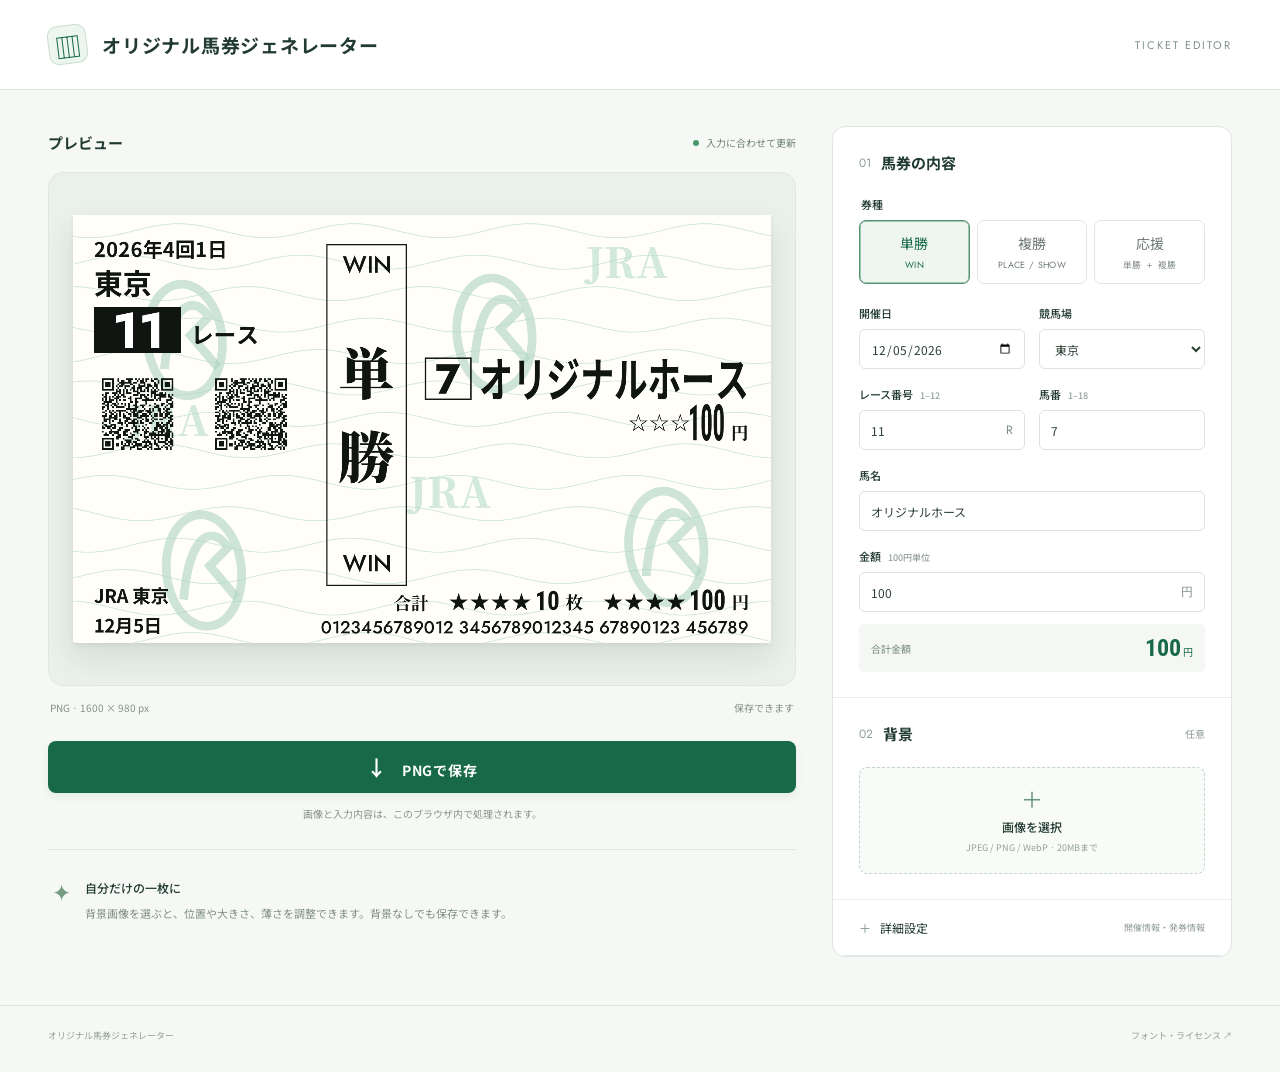
<file: index.html>
<!doctype html>
<html lang="ja">
<head><meta charset="utf-8"><meta name="viewport" content="width=device-width, initial-scale=1"><meta http-equiv="Content-Security-Policy" content="default-src 'self'; script-src 'self'; style-src 'self'; font-src 'self'; img-src 'self' blob: data:; connect-src 'none'; object-src 'none'; base-uri 'self'; form-action 'none'"><meta name="theme-color" content="#176948"><title>オリジナル馬券ジェネレーター</title><link rel="icon" href="./favicon.svg" type="image/svg+xml"><link rel="stylesheet" href="./style.css"><script src="./app.js" defer></script></head>
<body>
<header class="header"><div class="brand"><span class="brand-icon">▥</span><h1>オリジナル馬券ジェネレーター</h1></div><span class="header-note">TICKET EDITOR</span></header>
<main class="workspace">
<section id="preview" class="preview-panel" aria-label="馬券プレビュー">
<div class="section-top"><h2>プレビュー</h2><span class="live"><i></i> 入力に合わせて更新</span></div>
<div class="preview-stage"><canvas id="ticket" width="1600" height="980" aria-label="作成中の馬券"></canvas></div>
<div class="preview-bottom"><span>PNG · 1600 × 980 px</span><span id="preview-status" role="status">フォントを読み込んでいます…</span></div>
<button id="download" class="primary" disabled><span>↓</span> PNGで保存</button>
<p class="local-note">画像と入力内容は、このブラウザ内で処理されます。</p>
<div class="tips"><span class="tip-icon">✦</span><div><strong>自分だけの一枚に</strong><p>背景画像を選ぶと、位置や大きさ、薄さを調整できます。背景なしでも保存できます。</p></div></div>
</section>
<aside id="editor-sheet" class="editor" aria-label="馬券の編集"><div class="sheet-heading"><strong>馬券の編集</strong><button id="sheet-hide" type="button" aria-label="入力シートを閉じて馬券を表示">⌄</button></div><form id="editor" novalidate>
<section class="form-section"><div class="section-heading"><span>01</span><h2>馬券の内容</h2></div>
<fieldset class="type-field"><legend>券種</legend><div class="type-options"><label><input type="radio" name="type" value="win" checked><span>単勝<small>WIN</small></span></label><label><input type="radio" name="type" value="place"><span>複勝<small>PLACE / SHOW</small></span></label><label><input type="radio" name="type" value="cheer"><span>応援<small>単勝 ＋ 複勝</small></span></label></div></fieldset>
<div class="grid"><div class="field"><label for="date">開催日</label><input id="date" name="date" type="date" required><small class="error" id="date-error"></small></div><div class="field"><label for="venue">競馬場</label><select id="venue" name="venue"></select></div>
<div class="field"><label for="race">レース番号 <span>1–12</span></label><div class="unit-input"><input id="race" name="race" type="number" inputmode="numeric" min="1" max="12" value="11" required><span>R</span></div><small class="error" id="race-error"></small></div><div class="field"><label for="horse">馬番 <span>1–18</span></label><input id="horse" name="horse" type="number" inputmode="numeric" min="1" max="18" value="7" required><small class="error" id="horse-error"></small></div>
<div class="field full"><label for="horseName">馬名</label><input id="horseName" name="horseName" value="オリジナルホース" maxlength="80" required><small class="error" id="horseName-error"></small></div><div class="field full"><label for="amount">金額 <span id="amount-label">100円単位</span></label><div class="unit-input"><input id="amount" name="amount" type="number" inputmode="numeric" min="100" max="999900" step="100" value="100" required><span>円</span></div><small class="error" id="amount-error"></small><div class="total"><span id="amount-note">合計金額</span><strong id="total">100<span> 円</span></strong></div></div></div>
</section>
<section class="form-section"><div class="section-heading"><span>02</span><h2>背景</h2><span class="optional">任意</span></div>
<label class="upload" id="upload-zone" for="background"><span class="upload-icon">＋</span><strong id="file-label">画像を選択</strong><small>JPEG / PNG / WebP · 20MBまで</small><input id="background" type="file" accept="image/jpeg,image/png,image/webp"></label><p class="error" id="background-error" role="alert"></p>
<button type="button" id="cancel-background" hidden>画像選択を取り消す</button>
<div id="image-controls" hidden><div class="slider"><label for="image-x">左右位置</label><output id="image-x-value">50%</output><div class="range-control"><input id="image-x" type="range" min="0" max="100" value="50"><span class="range-touch" aria-hidden="true"></span></div></div><div class="slider"><label for="image-y">上下位置</label><output id="image-y-value">50%</output><div class="range-control"><input id="image-y" type="range" min="0" max="100" value="50"><span class="range-touch" aria-hidden="true"></span></div></div><div class="slider"><label for="image-zoom">拡大率</label><output id="image-zoom-value">100%</output><div class="range-control"><input id="image-zoom" type="range" min="100" max="300" value="100"><span class="range-touch" aria-hidden="true"></span></div></div><div class="slider"><label for="image-fade">薄さ</label><output id="image-fade-value">35%</output><div class="range-control"><input id="image-fade" type="range" min="0" max="100" value="35"><span class="range-touch" aria-hidden="true"></span></div></div><div class="image-actions"><button type="button" id="reset-image">配置をリセット</button><button type="button" id="remove-image">画像を削除</button></div></div>
</section>
<section class="form-section details-section"><details><summary>詳細設定 <span>開催情報・発券情報</span></summary><div class="grid details-grid"><div class="field"><label for="meeting">開催回</label><input name="meeting" id="meeting" type="number" inputmode="numeric" min="1" max="99" value="4"><small class="error" id="meeting-error"></small></div><div class="field"><label for="day">開催日目</label><input name="day" id="day" type="number" inputmode="numeric" min="1" max="99" value="1"><small class="error" id="day-error"></small></div><div class="field full"><label for="raceName">レース名</label><input name="raceName" id="raceName" maxlength="80" placeholder="例：第87回 菊花賞（GⅠ）"></div><div class="field"><label for="issueType">発券場所の種別</label><select name="issueType" id="issueType"><option value="JRA">JRA</option><option value="WINS">WINS</option></select></div><div class="field"><label for="issuePlace">競馬場・施設名</label><input name="issuePlace" id="issuePlace" value="東京" placeholder="例：東京・後楽園" maxlength="24" required><small class="error" id="issuePlace-error"></small></div><div class="field full"><label for="purchaseDate">購入日</label><input name="purchaseDate" id="purchaseDate" type="date" required><small class="error" id="purchaseDate-error"></small></div><div class="field full"><label for="serial">管理番号</label><input name="serial" id="serial" value="0123456789012 3456789012345 67890123 456789" maxlength="60" required><small class="error" id="serial-error"></small></div></div></details></section>
<div class="sheet-legal"><a href="./fonts/LICENSES.html" target="_blank" rel="noopener">フォント・ライセンス ↗</a></div></form><nav class="mobile-actions" aria-label="プレビューと保存"><button id="sheet-preview-toggle" class="preview-action" type="button">馬券を大きく表示 ↑</button><button id="download-mobile" class="primary" type="button" disabled>PNGで保存</button></nav></aside>
</main><footer><span>オリジナル馬券ジェネレーター</span><a href="./fonts/LICENSES.html" target="_blank" rel="noopener">フォント・ライセンス ↗</a></footer>
</body></html>
</file>
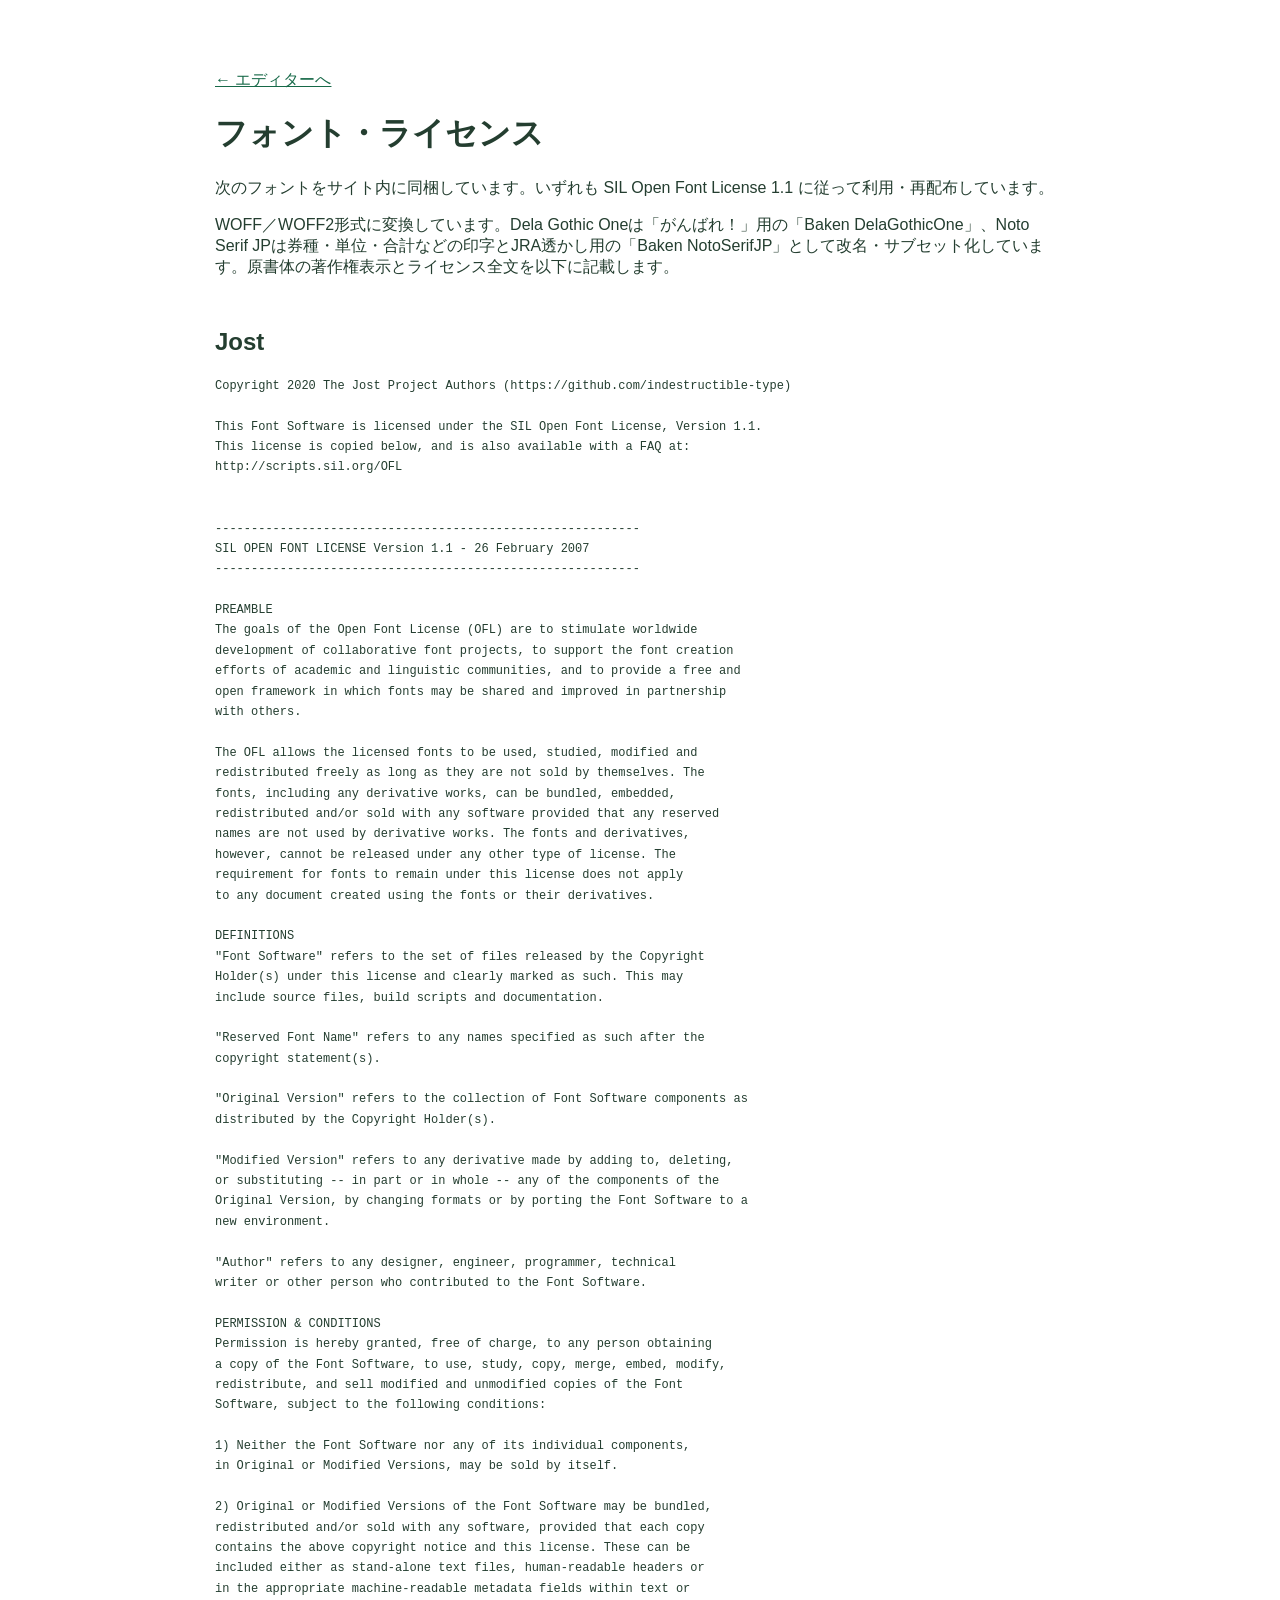
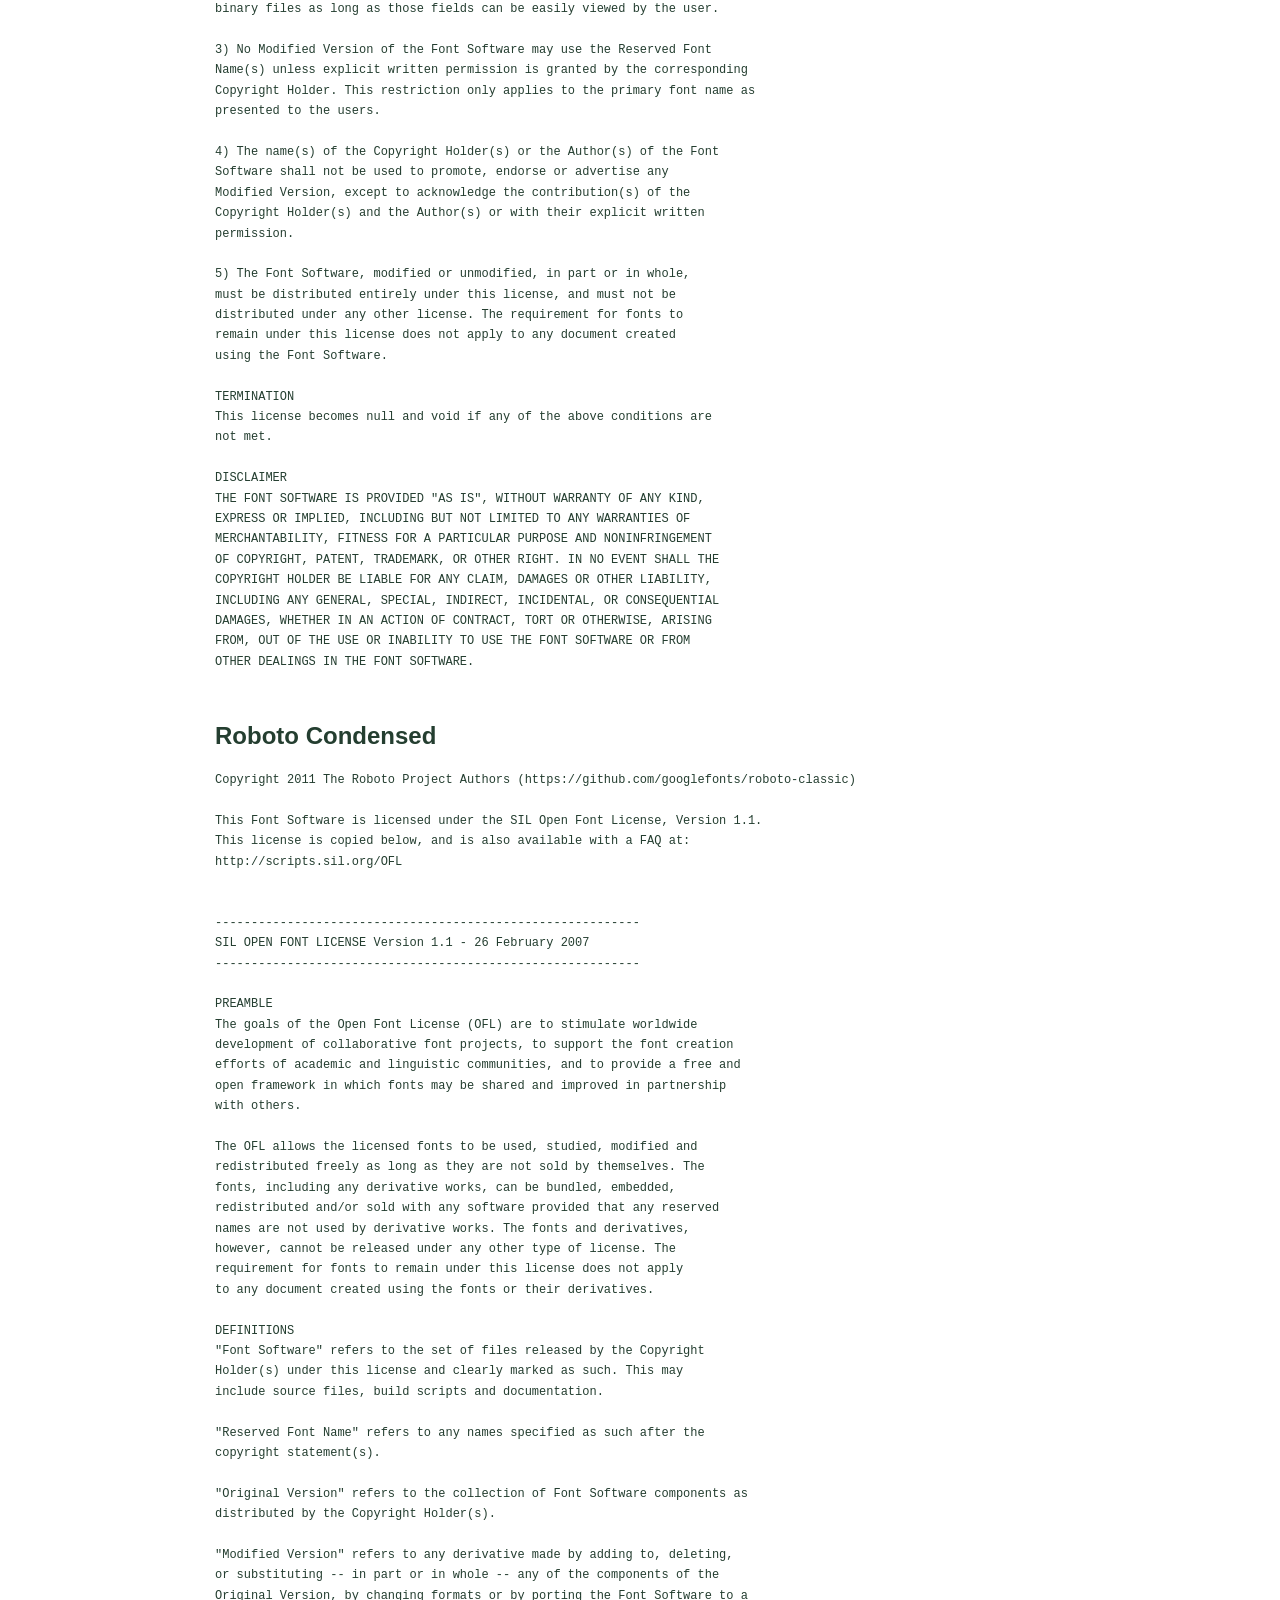
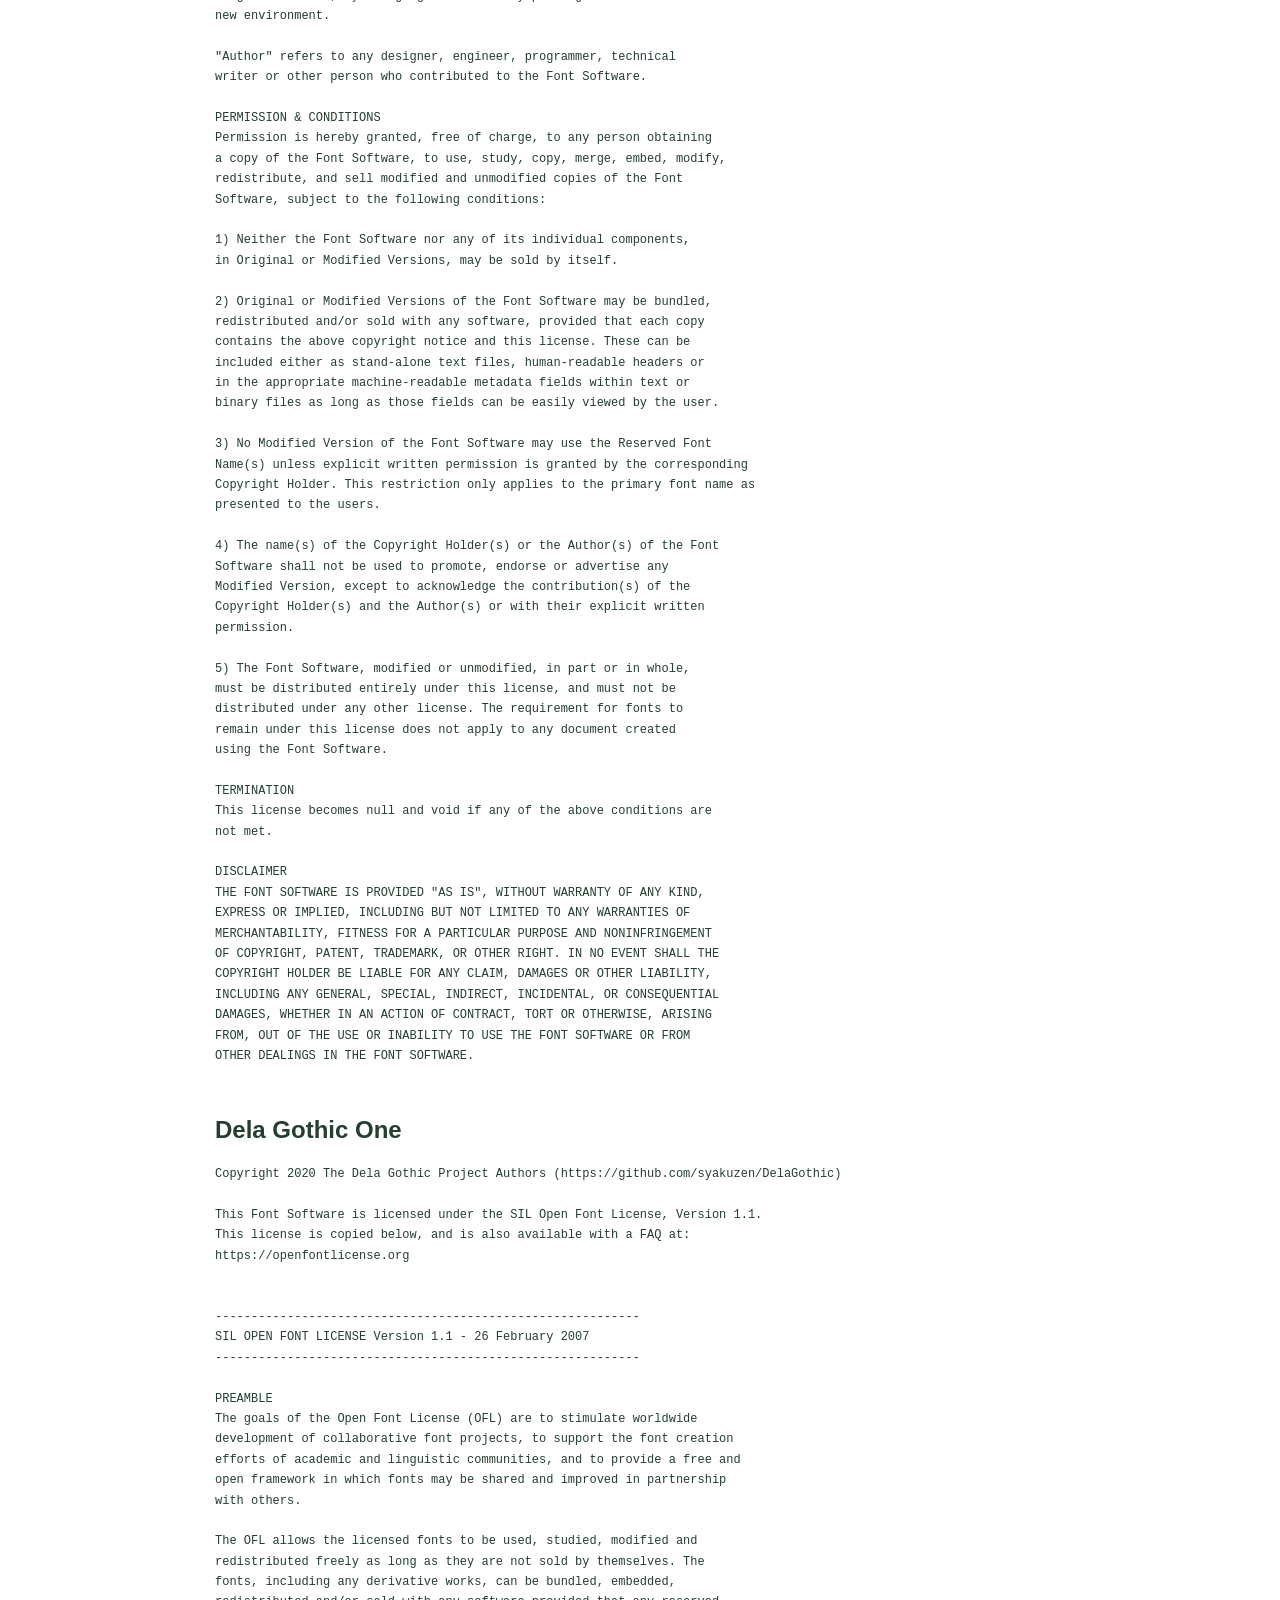
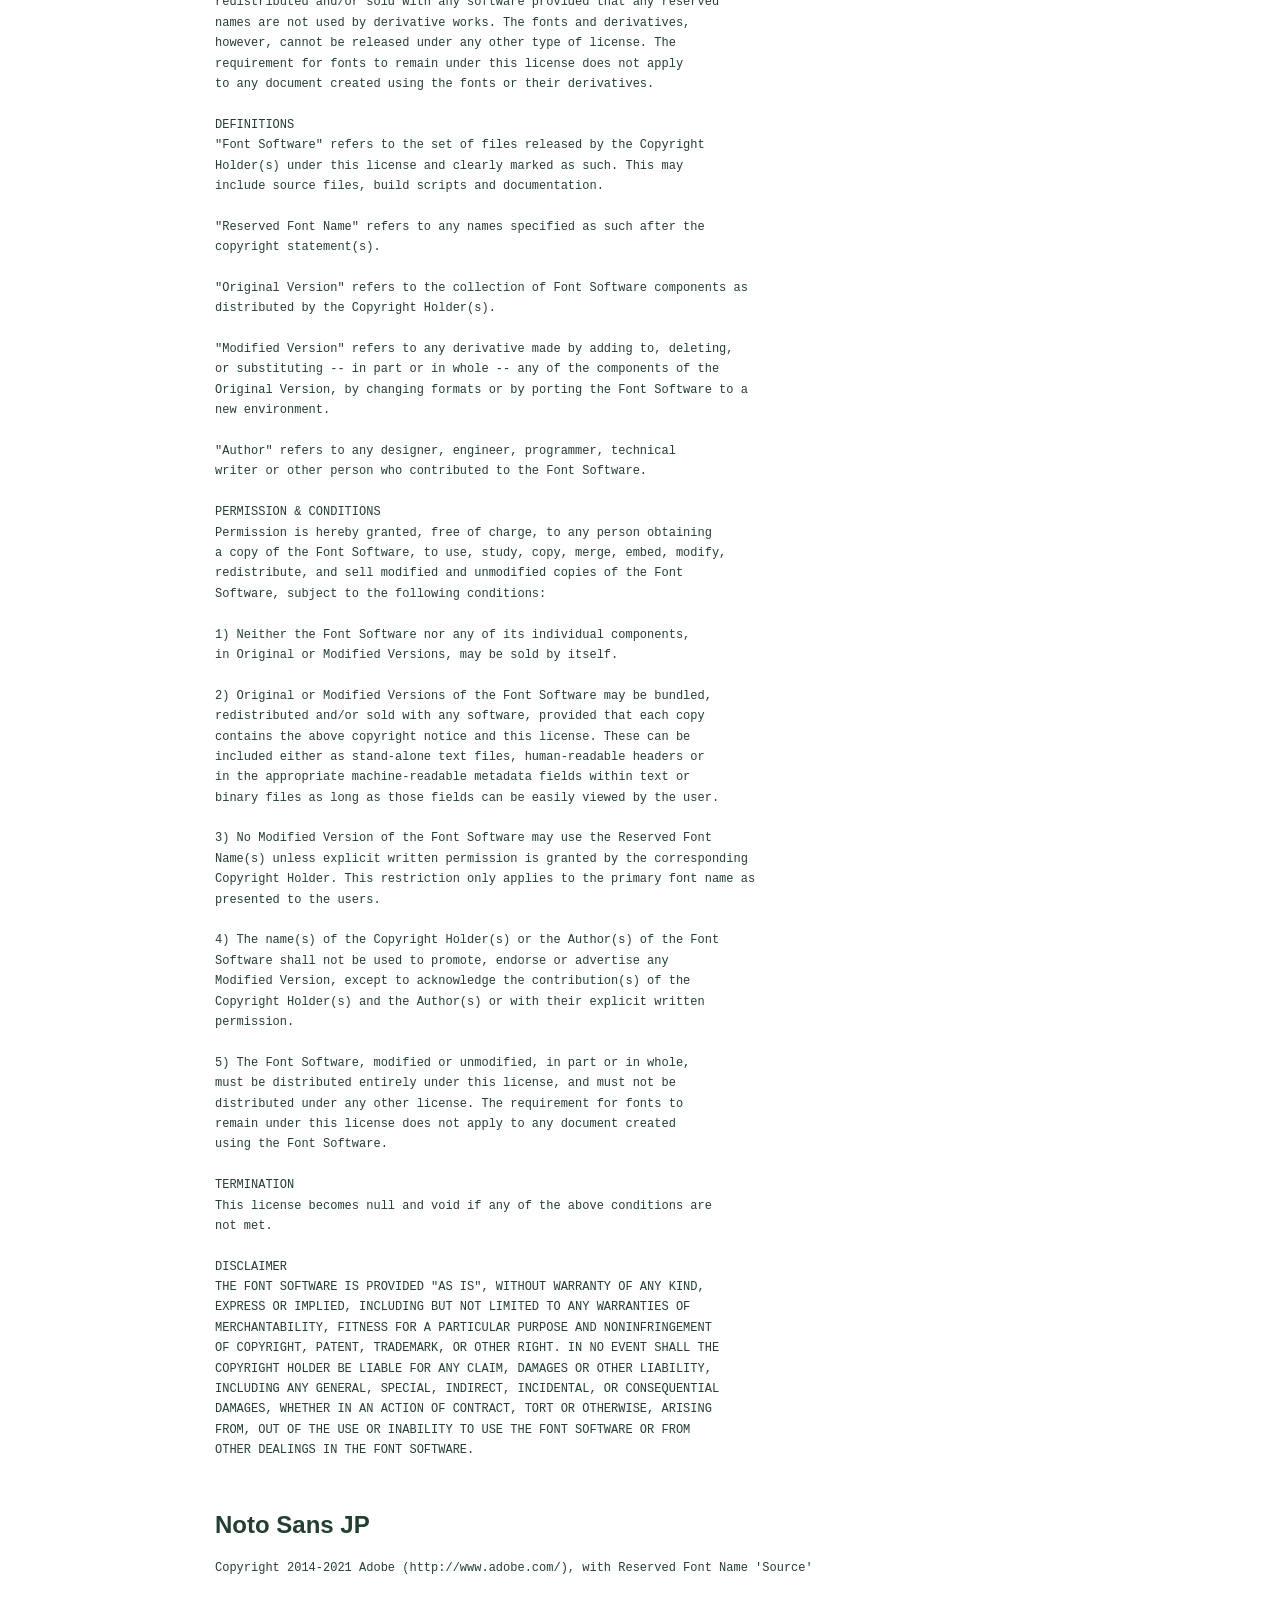
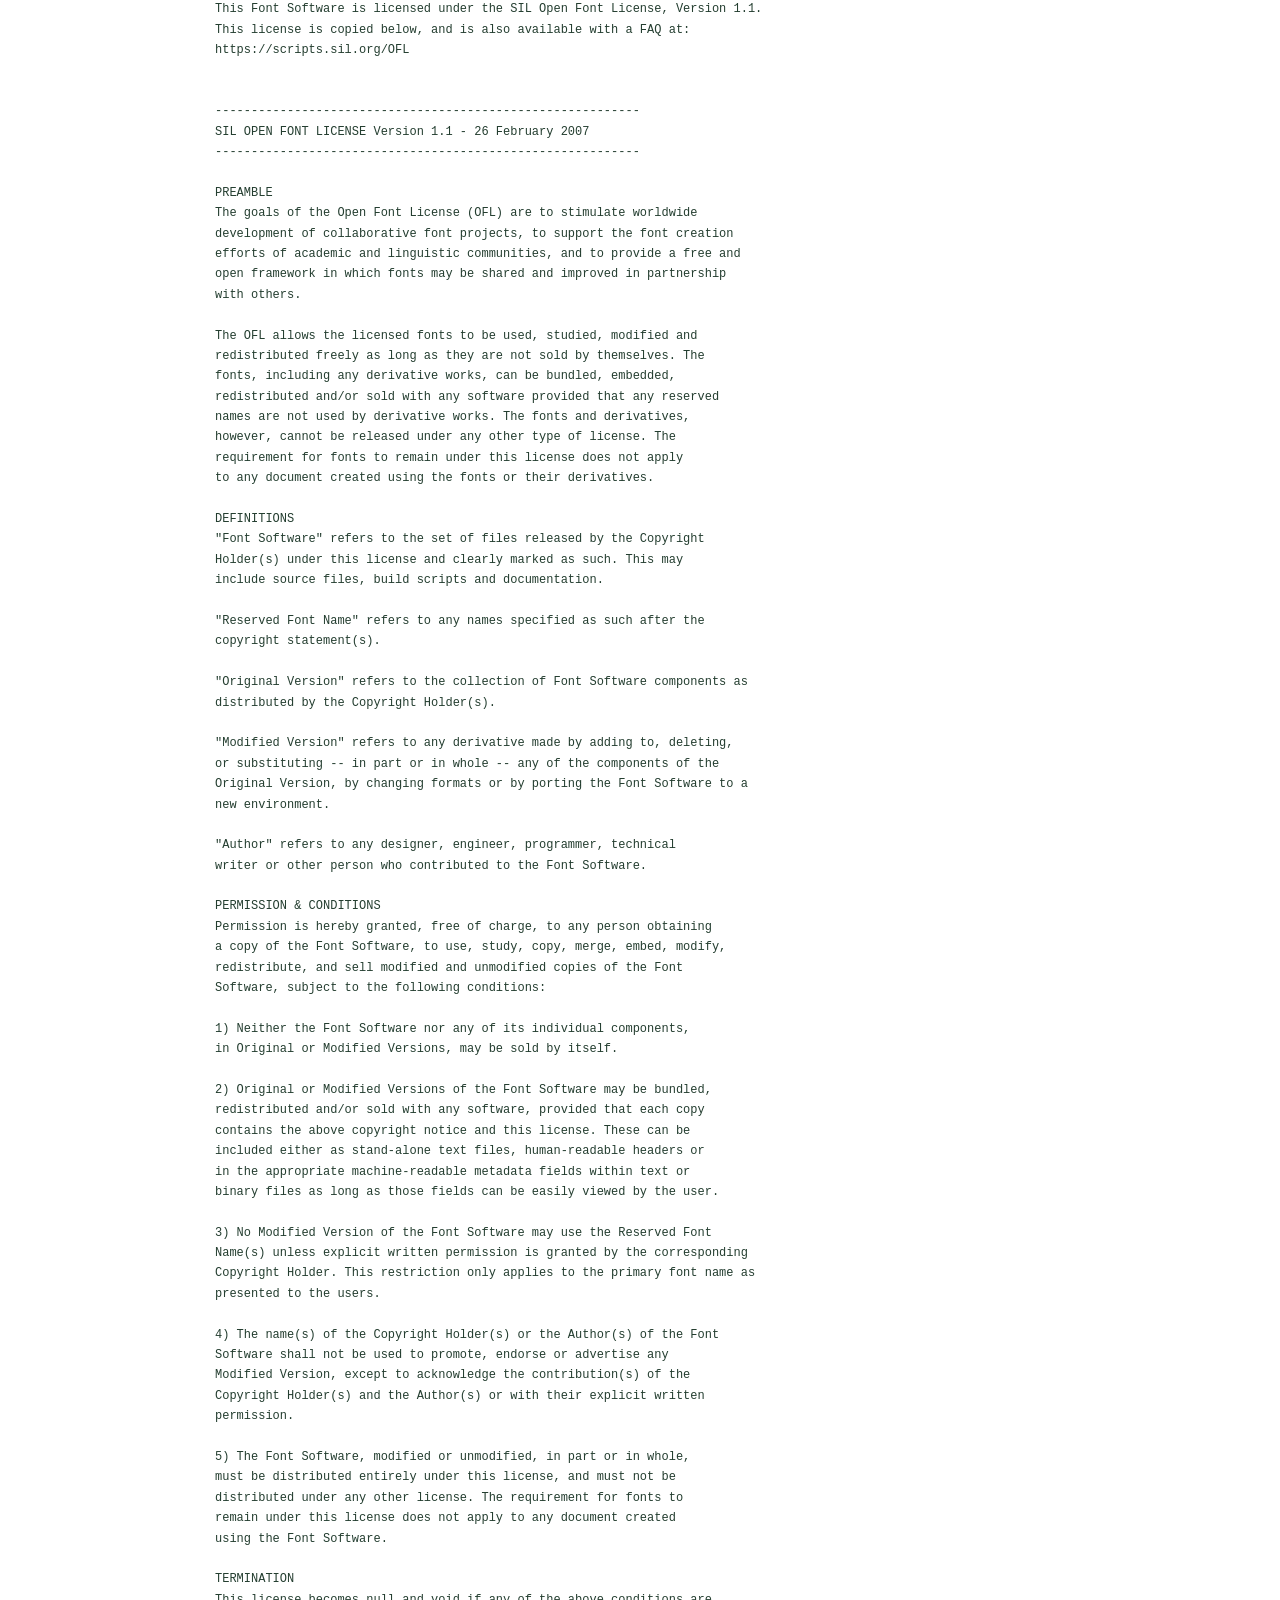
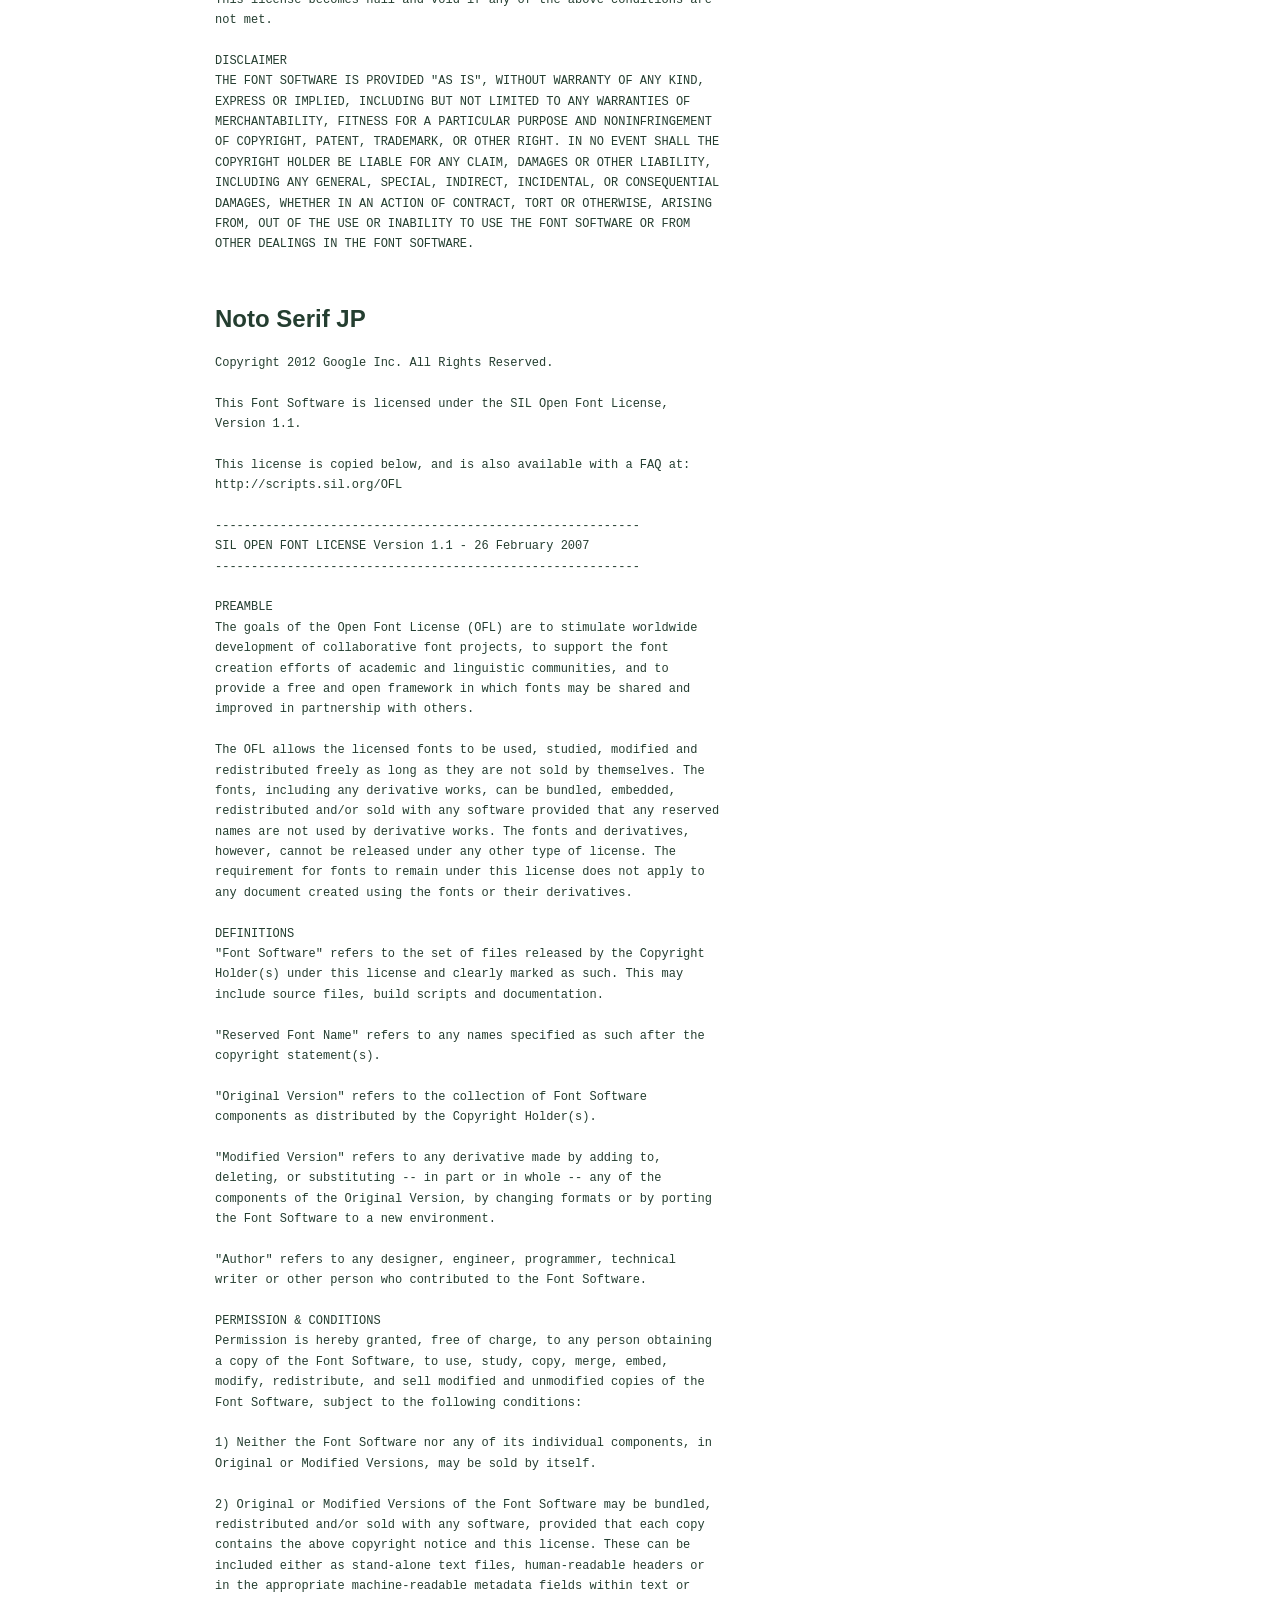
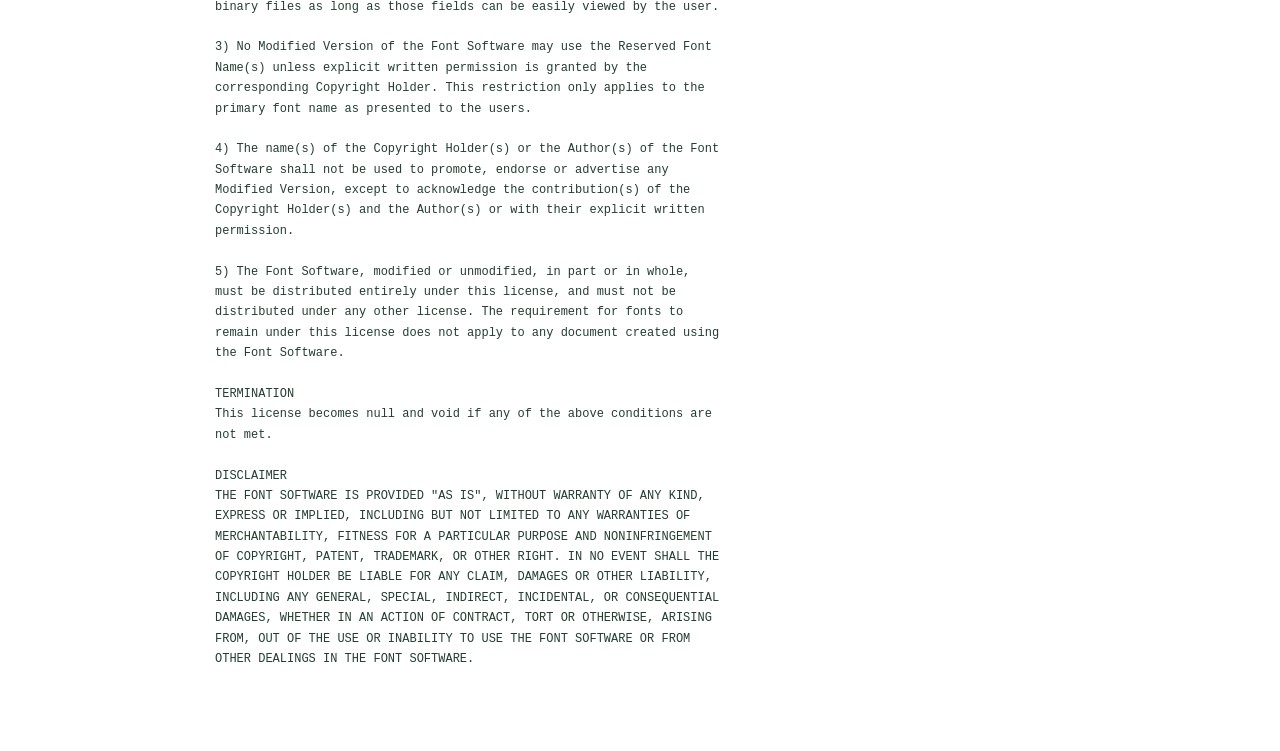
<file: fonts/LICENSES.html>
<!doctype html><html lang="ja"><meta charset="utf-8"><title>フォント・ライセンス</title><style>body{font-family:sans-serif;max-width:850px;margin:50px auto;padding:20px;color:#243e30}pre{white-space:pre-wrap;font-size:12px;line-height:1.7}h2{margin-top:50px}a{color:#176948}</style><a href="../">← エディターへ</a><h1>フォント・ライセンス</h1><p>次のフォントをサイト内に同梱しています。いずれも SIL Open Font License 1.1 に従って利用・再配布しています。</p><p>WOFF／WOFF2形式に変換しています。Dela Gothic Oneは「がんばれ！」用の「Baken DelaGothicOne」、Noto Serif JPは券種・単位・合計などの印字とJRA透かし用の「Baken NotoSerifJP」として改名・サブセット化しています。原書体の著作権表示とライセンス全文を以下に記載します。</p><h2>Jost</h2><pre>Copyright 2020 The Jost Project Authors (https://github.com/indestructible-type)

This Font Software is licensed under the SIL Open Font License, Version 1.1.
This license is copied below, and is also available with a FAQ at:
http://scripts.sil.org/OFL


-----------------------------------------------------------
SIL OPEN FONT LICENSE Version 1.1 - 26 February 2007
-----------------------------------------------------------

PREAMBLE
The goals of the Open Font License (OFL) are to stimulate worldwide
development of collaborative font projects, to support the font creation
efforts of academic and linguistic communities, and to provide a free and
open framework in which fonts may be shared and improved in partnership
with others.

The OFL allows the licensed fonts to be used, studied, modified and
redistributed freely as long as they are not sold by themselves. The
fonts, including any derivative works, can be bundled, embedded,
redistributed and/or sold with any software provided that any reserved
names are not used by derivative works. The fonts and derivatives,
however, cannot be released under any other type of license. The
requirement for fonts to remain under this license does not apply
to any document created using the fonts or their derivatives.

DEFINITIONS
&quot;Font Software&quot; refers to the set of files released by the Copyright
Holder(s) under this license and clearly marked as such. This may
include source files, build scripts and documentation.

&quot;Reserved Font Name&quot; refers to any names specified as such after the
copyright statement(s).

&quot;Original Version&quot; refers to the collection of Font Software components as
distributed by the Copyright Holder(s).

&quot;Modified Version&quot; refers to any derivative made by adding to, deleting,
or substituting -- in part or in whole -- any of the components of the
Original Version, by changing formats or by porting the Font Software to a
new environment.

&quot;Author&quot; refers to any designer, engineer, programmer, technical
writer or other person who contributed to the Font Software.

PERMISSION &amp; CONDITIONS
Permission is hereby granted, free of charge, to any person obtaining
a copy of the Font Software, to use, study, copy, merge, embed, modify,
redistribute, and sell modified and unmodified copies of the Font
Software, subject to the following conditions:

1) Neither the Font Software nor any of its individual components,
in Original or Modified Versions, may be sold by itself.

2) Original or Modified Versions of the Font Software may be bundled,
redistributed and/or sold with any software, provided that each copy
contains the above copyright notice and this license. These can be
included either as stand-alone text files, human-readable headers or
in the appropriate machine-readable metadata fields within text or
binary files as long as those fields can be easily viewed by the user.

3) No Modified Version of the Font Software may use the Reserved Font
Name(s) unless explicit written permission is granted by the corresponding
Copyright Holder. This restriction only applies to the primary font name as
presented to the users.

4) The name(s) of the Copyright Holder(s) or the Author(s) of the Font
Software shall not be used to promote, endorse or advertise any
Modified Version, except to acknowledge the contribution(s) of the
Copyright Holder(s) and the Author(s) or with their explicit written
permission.

5) The Font Software, modified or unmodified, in part or in whole,
must be distributed entirely under this license, and must not be
distributed under any other license. The requirement for fonts to
remain under this license does not apply to any document created
using the Font Software.

TERMINATION
This license becomes null and void if any of the above conditions are
not met.

DISCLAIMER
THE FONT SOFTWARE IS PROVIDED &quot;AS IS&quot;, WITHOUT WARRANTY OF ANY KIND,
EXPRESS OR IMPLIED, INCLUDING BUT NOT LIMITED TO ANY WARRANTIES OF
MERCHANTABILITY, FITNESS FOR A PARTICULAR PURPOSE AND NONINFRINGEMENT
OF COPYRIGHT, PATENT, TRADEMARK, OR OTHER RIGHT. IN NO EVENT SHALL THE
COPYRIGHT HOLDER BE LIABLE FOR ANY CLAIM, DAMAGES OR OTHER LIABILITY,
INCLUDING ANY GENERAL, SPECIAL, INDIRECT, INCIDENTAL, OR CONSEQUENTIAL
DAMAGES, WHETHER IN AN ACTION OF CONTRACT, TORT OR OTHERWISE, ARISING
FROM, OUT OF THE USE OR INABILITY TO USE THE FONT SOFTWARE OR FROM
OTHER DEALINGS IN THE FONT SOFTWARE.
</pre><h2>Roboto Condensed</h2><pre>Copyright 2011 The Roboto Project Authors (https://github.com/googlefonts/roboto-classic)

This Font Software is licensed under the SIL Open Font License, Version 1.1.
This license is copied below, and is also available with a FAQ at:
http://scripts.sil.org/OFL


-----------------------------------------------------------
SIL OPEN FONT LICENSE Version 1.1 - 26 February 2007
-----------------------------------------------------------

PREAMBLE
The goals of the Open Font License (OFL) are to stimulate worldwide
development of collaborative font projects, to support the font creation
efforts of academic and linguistic communities, and to provide a free and
open framework in which fonts may be shared and improved in partnership
with others.

The OFL allows the licensed fonts to be used, studied, modified and
redistributed freely as long as they are not sold by themselves. The
fonts, including any derivative works, can be bundled, embedded,
redistributed and/or sold with any software provided that any reserved
names are not used by derivative works. The fonts and derivatives,
however, cannot be released under any other type of license. The
requirement for fonts to remain under this license does not apply
to any document created using the fonts or their derivatives.

DEFINITIONS
&quot;Font Software&quot; refers to the set of files released by the Copyright
Holder(s) under this license and clearly marked as such. This may
include source files, build scripts and documentation.

&quot;Reserved Font Name&quot; refers to any names specified as such after the
copyright statement(s).

&quot;Original Version&quot; refers to the collection of Font Software components as
distributed by the Copyright Holder(s).

&quot;Modified Version&quot; refers to any derivative made by adding to, deleting,
or substituting -- in part or in whole -- any of the components of the
Original Version, by changing formats or by porting the Font Software to a
new environment.

&quot;Author&quot; refers to any designer, engineer, programmer, technical
writer or other person who contributed to the Font Software.

PERMISSION &amp; CONDITIONS
Permission is hereby granted, free of charge, to any person obtaining
a copy of the Font Software, to use, study, copy, merge, embed, modify,
redistribute, and sell modified and unmodified copies of the Font
Software, subject to the following conditions:

1) Neither the Font Software nor any of its individual components,
in Original or Modified Versions, may be sold by itself.

2) Original or Modified Versions of the Font Software may be bundled,
redistributed and/or sold with any software, provided that each copy
contains the above copyright notice and this license. These can be
included either as stand-alone text files, human-readable headers or
in the appropriate machine-readable metadata fields within text or
binary files as long as those fields can be easily viewed by the user.

3) No Modified Version of the Font Software may use the Reserved Font
Name(s) unless explicit written permission is granted by the corresponding
Copyright Holder. This restriction only applies to the primary font name as
presented to the users.

4) The name(s) of the Copyright Holder(s) or the Author(s) of the Font
Software shall not be used to promote, endorse or advertise any
Modified Version, except to acknowledge the contribution(s) of the
Copyright Holder(s) and the Author(s) or with their explicit written
permission.

5) The Font Software, modified or unmodified, in part or in whole,
must be distributed entirely under this license, and must not be
distributed under any other license. The requirement for fonts to
remain under this license does not apply to any document created
using the Font Software.

TERMINATION
This license becomes null and void if any of the above conditions are
not met.

DISCLAIMER
THE FONT SOFTWARE IS PROVIDED &quot;AS IS&quot;, WITHOUT WARRANTY OF ANY KIND,
EXPRESS OR IMPLIED, INCLUDING BUT NOT LIMITED TO ANY WARRANTIES OF
MERCHANTABILITY, FITNESS FOR A PARTICULAR PURPOSE AND NONINFRINGEMENT
OF COPYRIGHT, PATENT, TRADEMARK, OR OTHER RIGHT. IN NO EVENT SHALL THE
COPYRIGHT HOLDER BE LIABLE FOR ANY CLAIM, DAMAGES OR OTHER LIABILITY,
INCLUDING ANY GENERAL, SPECIAL, INDIRECT, INCIDENTAL, OR CONSEQUENTIAL
DAMAGES, WHETHER IN AN ACTION OF CONTRACT, TORT OR OTHERWISE, ARISING
FROM, OUT OF THE USE OR INABILITY TO USE THE FONT SOFTWARE OR FROM
OTHER DEALINGS IN THE FONT SOFTWARE.
</pre><h2>Dela Gothic One</h2><pre>Copyright 2020 The Dela Gothic Project Authors (https://github.com/syakuzen/DelaGothic)

This Font Software is licensed under the SIL Open Font License, Version 1.1.
This license is copied below, and is also available with a FAQ at:
https://openfontlicense.org


-----------------------------------------------------------
SIL OPEN FONT LICENSE Version 1.1 - 26 February 2007
-----------------------------------------------------------

PREAMBLE
The goals of the Open Font License (OFL) are to stimulate worldwide
development of collaborative font projects, to support the font creation
efforts of academic and linguistic communities, and to provide a free and
open framework in which fonts may be shared and improved in partnership
with others.

The OFL allows the licensed fonts to be used, studied, modified and
redistributed freely as long as they are not sold by themselves. The
fonts, including any derivative works, can be bundled, embedded,
redistributed and/or sold with any software provided that any reserved
names are not used by derivative works. The fonts and derivatives,
however, cannot be released under any other type of license. The
requirement for fonts to remain under this license does not apply
to any document created using the fonts or their derivatives.

DEFINITIONS
&quot;Font Software&quot; refers to the set of files released by the Copyright
Holder(s) under this license and clearly marked as such. This may
include source files, build scripts and documentation.

&quot;Reserved Font Name&quot; refers to any names specified as such after the
copyright statement(s).

&quot;Original Version&quot; refers to the collection of Font Software components as
distributed by the Copyright Holder(s).

&quot;Modified Version&quot; refers to any derivative made by adding to, deleting,
or substituting -- in part or in whole -- any of the components of the
Original Version, by changing formats or by porting the Font Software to a
new environment.

&quot;Author&quot; refers to any designer, engineer, programmer, technical
writer or other person who contributed to the Font Software.

PERMISSION &amp; CONDITIONS
Permission is hereby granted, free of charge, to any person obtaining
a copy of the Font Software, to use, study, copy, merge, embed, modify,
redistribute, and sell modified and unmodified copies of the Font
Software, subject to the following conditions:

1) Neither the Font Software nor any of its individual components,
in Original or Modified Versions, may be sold by itself.

2) Original or Modified Versions of the Font Software may be bundled,
redistributed and/or sold with any software, provided that each copy
contains the above copyright notice and this license. These can be
included either as stand-alone text files, human-readable headers or
in the appropriate machine-readable metadata fields within text or
binary files as long as those fields can be easily viewed by the user.

3) No Modified Version of the Font Software may use the Reserved Font
Name(s) unless explicit written permission is granted by the corresponding
Copyright Holder. This restriction only applies to the primary font name as
presented to the users.

4) The name(s) of the Copyright Holder(s) or the Author(s) of the Font
Software shall not be used to promote, endorse or advertise any
Modified Version, except to acknowledge the contribution(s) of the
Copyright Holder(s) and the Author(s) or with their explicit written
permission.

5) The Font Software, modified or unmodified, in part or in whole,
must be distributed entirely under this license, and must not be
distributed under any other license. The requirement for fonts to
remain under this license does not apply to any document created
using the Font Software.

TERMINATION
This license becomes null and void if any of the above conditions are
not met.

DISCLAIMER
THE FONT SOFTWARE IS PROVIDED &quot;AS IS&quot;, WITHOUT WARRANTY OF ANY KIND,
EXPRESS OR IMPLIED, INCLUDING BUT NOT LIMITED TO ANY WARRANTIES OF
MERCHANTABILITY, FITNESS FOR A PARTICULAR PURPOSE AND NONINFRINGEMENT
OF COPYRIGHT, PATENT, TRADEMARK, OR OTHER RIGHT. IN NO EVENT SHALL THE
COPYRIGHT HOLDER BE LIABLE FOR ANY CLAIM, DAMAGES OR OTHER LIABILITY,
INCLUDING ANY GENERAL, SPECIAL, INDIRECT, INCIDENTAL, OR CONSEQUENTIAL
DAMAGES, WHETHER IN AN ACTION OF CONTRACT, TORT OR OTHERWISE, ARISING
FROM, OUT OF THE USE OR INABILITY TO USE THE FONT SOFTWARE OR FROM
OTHER DEALINGS IN THE FONT SOFTWARE.
</pre><h2>Noto Sans JP</h2><pre>Copyright 2014-2021 Adobe (http://www.adobe.com/), with Reserved Font Name &#x27;Source&#x27;

This Font Software is licensed under the SIL Open Font License, Version 1.1.
This license is copied below, and is also available with a FAQ at:
https://scripts.sil.org/OFL


-----------------------------------------------------------
SIL OPEN FONT LICENSE Version 1.1 - 26 February 2007
-----------------------------------------------------------

PREAMBLE
The goals of the Open Font License (OFL) are to stimulate worldwide
development of collaborative font projects, to support the font creation
efforts of academic and linguistic communities, and to provide a free and
open framework in which fonts may be shared and improved in partnership
with others.

The OFL allows the licensed fonts to be used, studied, modified and
redistributed freely as long as they are not sold by themselves. The
fonts, including any derivative works, can be bundled, embedded,
redistributed and/or sold with any software provided that any reserved
names are not used by derivative works. The fonts and derivatives,
however, cannot be released under any other type of license. The
requirement for fonts to remain under this license does not apply
to any document created using the fonts or their derivatives.

DEFINITIONS
&quot;Font Software&quot; refers to the set of files released by the Copyright
Holder(s) under this license and clearly marked as such. This may
include source files, build scripts and documentation.

&quot;Reserved Font Name&quot; refers to any names specified as such after the
copyright statement(s).

&quot;Original Version&quot; refers to the collection of Font Software components as
distributed by the Copyright Holder(s).

&quot;Modified Version&quot; refers to any derivative made by adding to, deleting,
or substituting -- in part or in whole -- any of the components of the
Original Version, by changing formats or by porting the Font Software to a
new environment.

&quot;Author&quot; refers to any designer, engineer, programmer, technical
writer or other person who contributed to the Font Software.

PERMISSION &amp; CONDITIONS
Permission is hereby granted, free of charge, to any person obtaining
a copy of the Font Software, to use, study, copy, merge, embed, modify,
redistribute, and sell modified and unmodified copies of the Font
Software, subject to the following conditions:

1) Neither the Font Software nor any of its individual components,
in Original or Modified Versions, may be sold by itself.

2) Original or Modified Versions of the Font Software may be bundled,
redistributed and/or sold with any software, provided that each copy
contains the above copyright notice and this license. These can be
included either as stand-alone text files, human-readable headers or
in the appropriate machine-readable metadata fields within text or
binary files as long as those fields can be easily viewed by the user.

3) No Modified Version of the Font Software may use the Reserved Font
Name(s) unless explicit written permission is granted by the corresponding
Copyright Holder. This restriction only applies to the primary font name as
presented to the users.

4) The name(s) of the Copyright Holder(s) or the Author(s) of the Font
Software shall not be used to promote, endorse or advertise any
Modified Version, except to acknowledge the contribution(s) of the
Copyright Holder(s) and the Author(s) or with their explicit written
permission.

5) The Font Software, modified or unmodified, in part or in whole,
must be distributed entirely under this license, and must not be
distributed under any other license. The requirement for fonts to
remain under this license does not apply to any document created
using the Font Software.

TERMINATION
This license becomes null and void if any of the above conditions are
not met.

DISCLAIMER
THE FONT SOFTWARE IS PROVIDED &quot;AS IS&quot;, WITHOUT WARRANTY OF ANY KIND,
EXPRESS OR IMPLIED, INCLUDING BUT NOT LIMITED TO ANY WARRANTIES OF
MERCHANTABILITY, FITNESS FOR A PARTICULAR PURPOSE AND NONINFRINGEMENT
OF COPYRIGHT, PATENT, TRADEMARK, OR OTHER RIGHT. IN NO EVENT SHALL THE
COPYRIGHT HOLDER BE LIABLE FOR ANY CLAIM, DAMAGES OR OTHER LIABILITY,
INCLUDING ANY GENERAL, SPECIAL, INDIRECT, INCIDENTAL, OR CONSEQUENTIAL
DAMAGES, WHETHER IN AN ACTION OF CONTRACT, TORT OR OTHERWISE, ARISING
FROM, OUT OF THE USE OR INABILITY TO USE THE FONT SOFTWARE OR FROM
OTHER DEALINGS IN THE FONT SOFTWARE.
</pre><h2>Noto Serif JP</h2><pre>Copyright 2012 Google Inc. All Rights Reserved.

This Font Software is licensed under the SIL Open Font License,
Version 1.1.

This license is copied below, and is also available with a FAQ at:
http://scripts.sil.org/OFL

-----------------------------------------------------------
SIL OPEN FONT LICENSE Version 1.1 - 26 February 2007
-----------------------------------------------------------

PREAMBLE
The goals of the Open Font License (OFL) are to stimulate worldwide
development of collaborative font projects, to support the font
creation efforts of academic and linguistic communities, and to
provide a free and open framework in which fonts may be shared and
improved in partnership with others.

The OFL allows the licensed fonts to be used, studied, modified and
redistributed freely as long as they are not sold by themselves. The
fonts, including any derivative works, can be bundled, embedded,
redistributed and/or sold with any software provided that any reserved
names are not used by derivative works. The fonts and derivatives,
however, cannot be released under any other type of license. The
requirement for fonts to remain under this license does not apply to
any document created using the fonts or their derivatives.

DEFINITIONS
&quot;Font Software&quot; refers to the set of files released by the Copyright
Holder(s) under this license and clearly marked as such. This may
include source files, build scripts and documentation.

&quot;Reserved Font Name&quot; refers to any names specified as such after the
copyright statement(s).

&quot;Original Version&quot; refers to the collection of Font Software
components as distributed by the Copyright Holder(s).

&quot;Modified Version&quot; refers to any derivative made by adding to,
deleting, or substituting -- in part or in whole -- any of the
components of the Original Version, by changing formats or by porting
the Font Software to a new environment.

&quot;Author&quot; refers to any designer, engineer, programmer, technical
writer or other person who contributed to the Font Software.

PERMISSION &amp; CONDITIONS
Permission is hereby granted, free of charge, to any person obtaining
a copy of the Font Software, to use, study, copy, merge, embed,
modify, redistribute, and sell modified and unmodified copies of the
Font Software, subject to the following conditions:

1) Neither the Font Software nor any of its individual components, in
Original or Modified Versions, may be sold by itself.

2) Original or Modified Versions of the Font Software may be bundled,
redistributed and/or sold with any software, provided that each copy
contains the above copyright notice and this license. These can be
included either as stand-alone text files, human-readable headers or
in the appropriate machine-readable metadata fields within text or
binary files as long as those fields can be easily viewed by the user.

3) No Modified Version of the Font Software may use the Reserved Font
Name(s) unless explicit written permission is granted by the
corresponding Copyright Holder. This restriction only applies to the
primary font name as presented to the users.

4) The name(s) of the Copyright Holder(s) or the Author(s) of the Font
Software shall not be used to promote, endorse or advertise any
Modified Version, except to acknowledge the contribution(s) of the
Copyright Holder(s) and the Author(s) or with their explicit written
permission.

5) The Font Software, modified or unmodified, in part or in whole,
must be distributed entirely under this license, and must not be
distributed under any other license. The requirement for fonts to
remain under this license does not apply to any document created using
the Font Software.

TERMINATION
This license becomes null and void if any of the above conditions are
not met.

DISCLAIMER
THE FONT SOFTWARE IS PROVIDED &quot;AS IS&quot;, WITHOUT WARRANTY OF ANY KIND,
EXPRESS OR IMPLIED, INCLUDING BUT NOT LIMITED TO ANY WARRANTIES OF
MERCHANTABILITY, FITNESS FOR A PARTICULAR PURPOSE AND NONINFRINGEMENT
OF COPYRIGHT, PATENT, TRADEMARK, OR OTHER RIGHT. IN NO EVENT SHALL THE
COPYRIGHT HOLDER BE LIABLE FOR ANY CLAIM, DAMAGES OR OTHER LIABILITY,
INCLUDING ANY GENERAL, SPECIAL, INDIRECT, INCIDENTAL, OR CONSEQUENTIAL
DAMAGES, WHETHER IN AN ACTION OF CONTRACT, TORT OR OTHERWISE, ARISING
FROM, OUT OF THE USE OR INABILITY TO USE THE FONT SOFTWARE OR FROM
OTHER DEALINGS IN THE FONT SOFTWARE.
</pre></html>
</file>
<file: style.css>
@font-face{font-family:Jost;src:url('./fonts/Jost.woff2') format('woff2');font-weight:100 900}
@font-face{font-family:Roboto Condensed;src:url('./fonts/RobotoCondensed.woff2') format('woff2');font-weight:100 900}
@font-face{font-family:Dela Gothic One;src:url('./fonts/DelaGothicOne.woff2');font-weight:400}
@font-face{font-family:Noto Sans JP;src:url('./fonts/NotoSansJP.woff2') format('woff2');font-weight:100 900}
@font-face{font-family:Noto Serif JP;src:url('./fonts/NotoSerifJP.woff') format('woff');font-weight:200 900}

:root{font-family:'Noto Sans JP',sans-serif;color:#223b31;background:#f6f8f6;font-synthesis:none;--green:#176948;--border:#dfe6e1}
*{box-sizing:border-box}
body{margin:0;min-width:320px}
button,input,select{font:inherit}
a,button,label,summary,select{ -webkit-tap-highlight-color:transparent}
button{cursor:pointer}
.header{height:90px;display:flex;align-items:center;justify-content:space-between;padding:0 48px;border-bottom:1px solid var(--border);background:#fff}
.brand{display:flex;align-items:center;gap:15px}
.brand-icon{width:39px;height:39px;border:1px solid #cbded3;background:#edf5ef;color:var(--green);display:grid;place-items:center;border-radius:10px;font-size:27px;transform:rotate(-7deg)}
h1{font-size:19px;font-weight:700;letter-spacing:.04em}
h2{font-size:15px;margin:0;font-weight:700}
.header-note{font:11px Jost,sans-serif;letter-spacing:.18em;color:#81928a}
.workspace{max-width:1600px;padding:36px 48px 48px;margin:auto;display:grid;grid-template-columns:minmax(570px,1fr) 400px;gap:36px;align-items:start}
.preview-panel{position:sticky;top:28px;padding-top:6px}
.section-top{display:flex;align-items:center;justify-content:space-between;margin-bottom:19px}
.live{font-size:10px;color:#72837a;display:flex;gap:7px;align-items:center}
.live i{width:6px;height:6px;border-radius:50%;background:#4c976b}
.preview-stage{background:#eaf0eb; background-image:radial-gradient(#cdd9d0 .7px,transparent .7px);background-size:12px 12px;border:1px solid #e0e7e1;border-radius:15px;padding:42px 24px;display:flex;align-items:center;min-height:425px}
canvas{width:100%;height:auto;display:block;background:#fff;box-shadow:0 14px 28px #2541331c,0 2px 4px #25413312}
.preview-bottom{display:flex;justify-content:space-between;font-size:10px;color:#829188;margin:14px 2px 26px}
.primary{background:var(--green);color:#fff;border:0;width:100%;height:52px;border-radius:8px;font-size:14px;font-weight:700;letter-spacing:.06em;box-shadow:0 4px 8px #17694815}
.primary:hover{background:#10553a}
.primary:disabled{opacity:.45;cursor:not-allowed}
.primary span{margin-right:10px;font-size:21px}
.local-note{text-align:center;font-size:10px;color:#8a968f;margin-top:13px}
.tips{display:flex;gap:14px;padding:24px 4px;margin-top:28px;border-top:1px solid var(--border)}
.tip-icon{color:#739c82;font-size:23px}
.tips strong{font-size:12px;font-weight:500}
.tips p{font-size:11px;color:#819087;line-height:1.9;margin:5px 0}
.editor{border:1px solid var(--border);border-radius:13px;background:#fff;overflow:hidden}
.form-section{padding:25px 26px;border-bottom:1px solid #e8ede9}
.form-section:last-child{border:0}
.section-heading{display:flex;align-items:center;gap:10px;margin-bottom:23px}
.section-heading>span:first-child{font:12px Jost;color:#8ca195}
.optional{font-size:10px;color:#8b9a91;margin-left:auto}
fieldset{border:0;padding:0;margin:0 0 21px}
legend,.field>label{font-size:11px;font-weight:500;margin-bottom:8px;display:block}
.type-options{display:flex;gap:7px}
.type-options label{flex:1;cursor:pointer}
.type-options input{position:absolute;opacity:0;pointer-events:none}
.type-options label>span{display:flex;align-items:center;justify-content:center;flex-direction:column;height:64px;border:1px solid var(--border);border-radius:7px;font-size:14px;color:#6e7a73}
.type-options small{font:9px Jost,sans-serif;margin-top:5px;letter-spacing:.04em}
.type-options input:checked+span{color:var(--green);background:#eff6f0;border-color:#539371;box-shadow:inset 0 0 0 .5px #539371}
.type-options input:focus-visible+span{outline:3px solid #96cdb0}
.grid{display:grid;grid-template-columns:minmax(0,1fr) minmax(0,1fr);gap:17px 14px}
.full{grid-column:1/-1}
.field label span{font-size:9px;color:#93a098;margin-left:5px}
.field input,.field select{background:#fff;border:1px solid #dce3dd;border-radius:6px;width:100%;height:40px;padding:0 11px;color:#2d4034;font-size:12px;outline:none;min-width:0}
.field input:focus,.field select:focus{border-color:#4f9670;box-shadow:0 0 0 3px #eaf3ed}
.field input[aria-invalid=true]{border-color:#c15a4e}
.unit-input{position:relative}
.unit-input input{padding-right:38px}
.unit-input>span{position:absolute;right:12px;top:11px;font:12px Jost;color:#7e8e84}
.error{font-size:10px;color:#b5463b;display:block;line-height:1.6}
.error:empty{display:none}
.total{display:flex;align-items:center;justify-content:space-between;margin-top:12px;background:#f4f7f4;border-radius:5px;padding:10px 12px;font-size:10px;color:#77897c}
.total strong{font:700 24px 'Roboto Condensed';color:var(--green)}
.total strong span{font:10px 'Noto Sans JP'}
.upload{border:1px dashed #c2d5c7;border-radius:8px;background:#f9fbf9;display:flex;align-items:center;flex-direction:column;padding:19px;cursor:pointer;position:relative}
.upload:hover{background:#f0f6f1}
.upload-icon{font-size:22px;color:#6a947a;line-height:1}
.upload strong{font-size:12px;font-weight:500;margin:9px 0 6px;overflow-wrap:anywhere}
.upload small{font-size:9px;color:#92a096}
.upload input{position:absolute;inset:0;width:100%;height:100%;opacity:0;cursor:pointer}
.slider{display:grid;grid-template-columns:1fr auto;margin-top:20px;font-size:11px}
.slider output{color:#829187;font:12px Jost}
.range-control{grid-column:1/-1;position:relative}
.range-touch{display:none}
@media(max-width:1119px){.range-touch{display:block;position:absolute;inset:0;touch-action:pan-y}}
.slider input{width:100%;accent-color:var(--green);margin-top:10px}
.image-actions{display:flex;justify-content:space-between;margin-top:20px}
.image-actions button{font-size:10px;background:#fff;border:1px solid var(--border);border-radius:5px;padding:8px 10px;color:#65796b}
#remove-image{color:#ab5d51}
.details-section{padding-top:19px;padding-bottom:19px}
summary{cursor:pointer;font-size:12px;list-style:none;display:flex;align-items:center}
summary:before{content:'＋';color:#7a9382;margin-right:9px}
details[open] summary:before{content:'−'}
summary span{font-size:9px;margin-left:auto;color:#94a096}
.details-grid{margin-top:23px}
footer{max-width:1600px;margin:auto;padding:23px 48px 30px;border-top:1px solid var(--border);font-size:9px;color:#93a196;display:flex;justify-content:space-between}
footer a{color:inherit;text-decoration:none}
[hidden]{display:none!important}


#cancel-background{margin-top:8px;background:#fff;border:1px solid #dce3dd;border-radius:5px;padding:7px 10px;color:#65796b;font-size:10px}

.field,.preview-panel,.editor{min-width:0}
.mobile-actions{display:none}
@media(max-width:1119px){
  body{padding-bottom:calc(78px + env(safe-area-inset-bottom,0px))}
  .header{padding-inline:24px}
  .workspace{grid-template-columns:minmax(0,1fr);max-width:800px;padding:26px 24px 36px;gap:28px}
  .preview-panel{position:static;scroll-margin-top:16px}
  .preview-stage{min-height:0;padding:32px 24px}
  .editor{width:100%}
  .field input,.field select{height:48px;font-size:16px}
  .unit-input>span{top:16px}
  .slider input{height:32px}
  .image-actions button,#cancel-background,summary{min-height:44px}
  .mobile-actions{display:flex;justify-content:center;gap:10px;position:fixed;z-index:10;inset:auto 0 0;padding:12px 16px calc(12px + env(safe-area-inset-bottom,0px));background:#fffffff5;border-top:1px solid var(--border);box-shadow:0 -4px 20px #2541330c}
  .mobile-actions>*{flex:1;max-width:380px;height:48px;min-height:48px}
  .mobile-actions a{display:flex;align-items:center;justify-content:center;border:1px solid #bfd2c5;border-radius:8px;color:var(--green);background:#fff;text-decoration:none;font-size:13px;font-weight:700}
  footer{padding-inline:24px}
}
@media(max-width:600px){
  .header{height:auto;min-height:72px;padding:14px 16px}
  .brand{gap:10px;min-width:0}
  .brand-icon{width:32px;height:32px;flex-shrink:0;font-size:23px}
  h1{font-size:14px;line-height:1.6;letter-spacing:.02em;margin:0}
  .header-note{display:none}
  .workspace{padding:20px 12px 28px;gap:22px}
  .section-top{margin-bottom:13px}
  .live{font-size:9px;gap:5px}
  .preview-stage{padding:20px 10px;border-radius:10px}
  .preview-bottom{flex-wrap:wrap;gap:6px 12px;margin:12px 2px 16px}
  .local-note{line-height:1.8;padding-inline:6px}
  .tips{margin-top:18px;padding:18px 4px}
  .form-section{padding:22px 16px}
  .section-heading{margin-bottom:18px}
  legend,.field>label{font-size:12px}
  .grid{gap:16px 10px}
  .field input,.field select{height:48px;font-size:16px;padding-inline:9px}
  .field input[type=date]{padding-inline:7px}
  .unit-input input{padding-right:32px}
  .unit-input>span{top:16px}
  .type-options{gap:6px}
  .type-options label>span{height:68px}
  .upload{min-height:122px;justify-content:center;padding:18px 12px}
  .upload strong{max-width:100%}
  .slider{font-size:12px}
  .slider input{height:32px;margin:4px 0 0}
  .image-actions{flex-wrap:wrap;gap:10px}
  .image-actions button,#cancel-background{min-height:44px;font-size:12px}
  summary{min-height:44px}
  summary span{font-size:9px}
  .details-section{padding-block:12px}
  footer{padding:20px 16px;gap:18px;flex-wrap:wrap;line-height:1.8}
}

.sheet-heading,.sheet-legal{display:none}
@media(max-width:1119px){
  body{--app-height:100dvh;--app-top:0px;--header-size:90px;--header-space:var(--header-size);--sheet-size:min(calc(var(--app-height)*.52),560px);--sheet-space:var(--sheet-size);--preview-chrome:100px;height:var(--app-height);padding:0;overflow:hidden}
  .header{position:fixed;z-index:5;top:var(--app-top);left:0;right:0;height:var(--header-size);min-height:0;transition:transform .24s ease}
  .workspace{display:block;max-width:none;padding:0}
  .preview-panel{position:fixed;top:calc(var(--app-top) + var(--header-space));left:0;right:0;height:calc(var(--app-height) - var(--header-space) - var(--sheet-space));display:flex;flex-direction:column;align-items:stretch;padding:12px;transition:height .24s ease,top .24s ease}
  .section-top{flex-shrink:0;height:22px;margin:0 0 8px}
  .preview-stage{flex:1;min-height:0;padding:10px;justify-content:center}
  .preview-stage canvas{width:min(100%,calc((var(--app-height) - var(--header-space) - var(--sheet-space) - var(--preview-chrome))*80/49));height:auto;cursor:pointer;touch-action:manipulation;transition:width .24s ease}
  .preview-stage canvas:focus-visible{outline:3px solid #4f9670;outline-offset:4px}
  .preview-bottom{flex-shrink:0;margin:8px 2px 0;min-height:15px;font-size:9px;gap:4px}
  .preview-panel>.primary,.preview-panel>.local-note,.preview-panel>.tips{display:none}
  .editor{position:fixed;z-index:20;left:0;right:0;top:calc(var(--app-top) + var(--app-height) - var(--sheet-size));height:var(--sheet-size);max-width:800px;margin:auto;display:flex;flex-direction:column;border-radius:20px 20px 0 0;border-bottom:0;box-shadow:0 -10px 35px #25413318;transition:transform .24s ease,visibility 0s}
  .sheet-heading{display:flex;align-items:center;justify-content:space-between;flex-shrink:0;height:44px;padding:0 16px;border-bottom:1px solid #e8ede9}
  .sheet-heading strong{font-size:12px}
  .sheet-heading button{width:44px;height:44px;background:transparent;border:0;color:var(--green);font-size:26px;cursor:pointer}
  .editor form{flex:1;min-height:0;overflow-y:auto;overscroll-behavior-y:contain;-webkit-overflow-scrolling:touch;scroll-padding-block:16px}
  .mobile-actions{position:static;inset:auto;flex-shrink:0;box-shadow:none;padding:10px 12px calc(10px + env(safe-area-inset-bottom,0px))}
  .mobile-actions .preview-action{background:#fff;border:1px solid #bfd2c5;border-radius:8px;color:var(--green);font-size:12px;font-weight:700;cursor:pointer}
  .sheet-legal{display:block;padding:18px 16px;font-size:10px}
  .sheet-legal a{color:#7b8c82;text-decoration:none}
  footer{display:none}
  body.ticket-focused{--header-space:0px;--sheet-space:0px;--preview-chrome:24px}
  .ticket-focused .header{transform:translateY(-110%);pointer-events:none}
  .ticket-focused .editor{transform:translateY(calc(100% + 12px));visibility:hidden;pointer-events:none;transition:transform .24s ease,visibility 0s .24s}
  .ticket-focused .section-top,.ticket-focused .preview-bottom{display:none}
  .ticket-focused .preview-stage{padding:0;background:transparent;border:0;border-radius:0}
}
@media(max-width:600px){body{--header-size:72px}}
@media(max-width:1119px) and (max-height:500px){
  body{--header-size:0px;--preview-chrome:44px}
  .header,.section-top,.preview-bottom{display:none}
}
@media(prefers-reduced-motion:reduce){
  .preview-panel,.preview-stage canvas,.editor,.header{transition:none!important}
}
</file>
